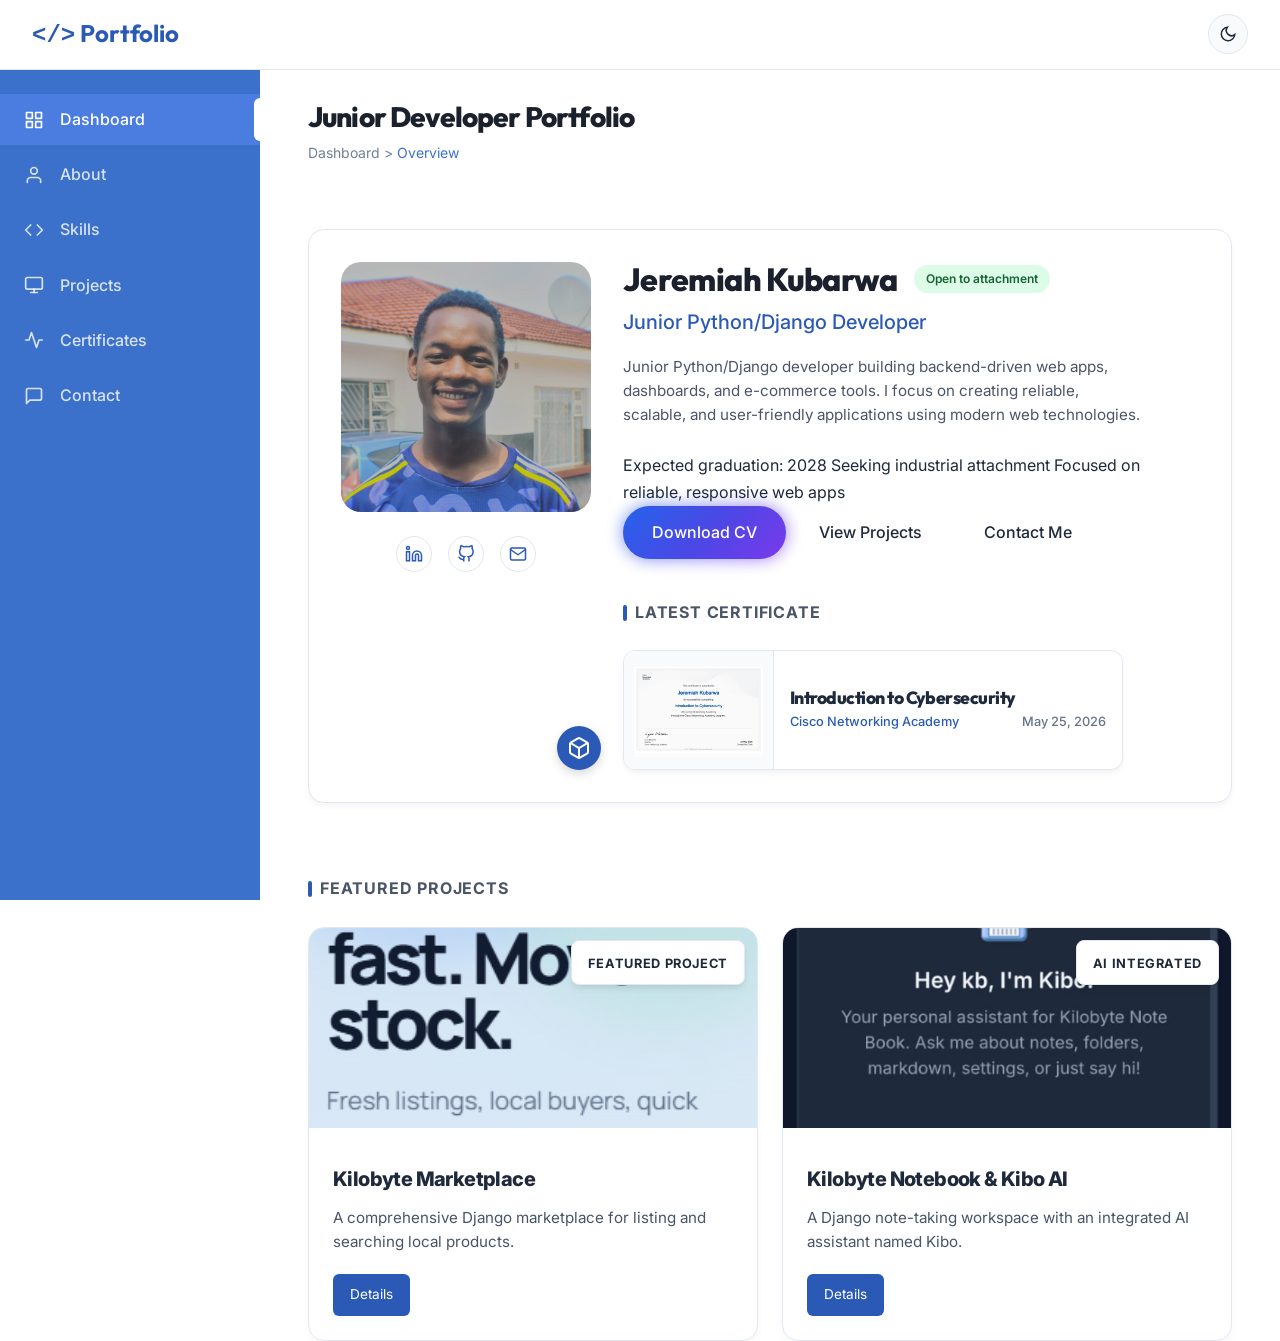
<file: index.html>
<!DOCTYPE html>
<html lang="en">

<head>
  <meta charset="UTF-8" />
  <meta name="viewport" content="width=device-width, initial-scale=1.0" />
  <meta name="description" content="Portfolio of a Computer Science student: projects, skills, and contact." />
  <title>Jeremiah's Portfolio</title>
  <link rel="preconnect" href="https://fonts.googleapis.com">
  <link rel="preconnect" href="https://fonts.gstatic.com" crossorigin>
  <link href="https://fonts.googleapis.com/css2?family=Inter:wght@400;500;600&family=Outfit:wght@400;600;800&display=swap" rel="stylesheet">
  <link rel="stylesheet" href="styles.css" />
  <link rel="icon" href="assets/favicon.png" />
</head>

<body class="dashboard-layout">
  <a class="skip-link" href="#main-content">Skip to content</a>

  <header class="top-nav">
    <div class="top-nav-inner">
      <a class="logo" href="index.html">
        <span class="logo-icon">&lt;/&gt;</span>
        Portfolio
      </a>
      <div class="top-nav-actions">
        <button class="icon-btn theme-toggle" type="button" aria-label="Switch to dark theme"></button>
      </div>
    </div>
  </header>

  <aside class="sidebar">

    <ul class="sidebar-nav">
      <li>
        <a href="index.html" class="active" aria-current="page">
          <svg viewBox="0 0 24 24" fill="none" stroke="currentColor" stroke-width="2" stroke-linecap="round" stroke-linejoin="round"><rect x="3" y="3" width="7" height="7"></rect><rect x="14" y="3" width="7" height="7"></rect><rect x="14" y="14" width="7" height="7"></rect><rect x="3" y="14" width="7" height="7"></rect></svg>
          Dashboard
        </a>
      </li>
      <li>
        <a href="about.html">
          <svg viewBox="0 0 24 24" fill="none" stroke="currentColor" stroke-width="2" stroke-linecap="round" stroke-linejoin="round"><path d="M20 21v-2a4 4 0 0 0-4-4H8a4 4 0 0 0-4 4v2"></path><circle cx="12" cy="7" r="4"></circle></svg>
          About
        </a>
      </li>
      <li>
        <a href="skills.html">
          <svg viewBox="0 0 24 24"><polyline points="16 18 22 12 16 6"></polyline><polyline points="8 6 2 12 8 18"></polyline></svg>
          Skills
        </a>
      </li>

      <li>
        <a href="projects.html">
          <svg viewBox="0 0 24 24"><rect x="2" y="3" width="20" height="14" rx="2" ry="2"></rect><line x1="8" y1="21" x2="16" y2="21"></line><line x1="12" y1="17" x2="12" y2="21"></line></svg>
          Projects
        </a>
      </li>
      <li>
        <a href="certificates.html">
          <svg viewBox="0 0 24 24" fill="none" stroke="currentColor" stroke-width="2" stroke-linecap="round" stroke-linejoin="round"><path d="M22 12h-4l-3 9L9 3l-3 9H2"></path></svg>
          Certificates
        </a>
      </li>
      <li>
        <a href="contact.html">
          <svg viewBox="0 0 24 24"><path d="M21 15a2 2 0 0 1-2 2H7l-4 4V5a2 2 0 0 1 2-2h14a2 2 0 0 1 2 2z"></path></svg>
          Contact
        </a>
      </li>
    </ul>


  </aside>

  <main id="main-content" class="main-content">
    <div class="top-header">
      <h1>Junior Developer Portfolio</h1>
      <div class="breadcrumbs">
        Dashboard &gt; <a href="index.html">Overview</a>
      </div>
    </div>



    <div class="profile-card fade-in" style="margin-top: 24px;">
      <div class="profile-image-container">
        <img src="assets/profile-dashboard.png" alt="Jeremiah Kubarwa" class="profile-image" />
        <div class="profile-badge">
          <svg width="24" height="24" viewBox="0 0 24 24" fill="none" stroke="currentColor" stroke-width="2"><path d="M21 16V8a2 2 0 0 0-1-1.73l-7-4a2 2 0 0 0-2 0l-7 4A2 2 0 0 0 3 8v8a2 2 0 0 0 1 1.73l7 4a2 2 0 0 0 2 0l7-4A2 2 0 0 0 21 16z"></path><polyline points="3.27 6.96 12 12.01 20.73 6.96"></polyline><line x1="12" y1="22.08" x2="12" y2="12"></line></svg>
        </div>
        
        <div class="profile-socials">
          <a href="https://www.linkedin.com/in/jeremiah-kubarwa-169940361/" target="_blank" rel="noopener" aria-label="LinkedIn">
            <svg width="18" height="18" viewBox="0 0 24 24" fill="none" stroke="currentColor" stroke-width="2"><path d="M16 8a6 6 0 0 1 6 6v7h-4v-7a2 2 0 0 0-2-2 2 2 0 0 0-2 2v7h-4v-7a6 6 0 0 1 6-6z"></path><rect x="2" y="9" width="4" height="12"></rect><circle cx="4" cy="4" r="2"></circle></svg>
          </a>
          <a href="https://github.com/Kilobyte33" target="_blank" rel="noopener" aria-label="GitHub">
            <svg width="18" height="18" viewBox="0 0 24 24" fill="none" stroke="currentColor" stroke-width="2"><path d="M9 19c-5 1.5-5-2.5-7-3m14 6v-3.87a3.37 3.37 0 0 0-.94-2.61c3.14-.35 6.44-1.54 6.44-7A5.44 5.44 0 0 0 20 4.77 5.07 5.07 0 0 0 19.91 1S18.73.65 16 2.48a13.38 13.38 0 0 0-7 0C6.27.65 5.09 1 5.09 1A5.07 5.07 0 0 0 5 4.77a5.44 5.44 0 0 0-1.5 3.78c0 5.42 3.3 6.61 6.44 7A3.37 3.37 0 0 0 9 18.13V22"></path></svg>
          </a>
          <a href="mailto:kbkubarwa@gmail.com" aria-label="Email">
            <svg width="18" height="18" viewBox="0 0 24 24" fill="none" stroke="currentColor" stroke-width="2" stroke-linecap="round" stroke-linejoin="round">
              <path d="M4 4h16c1.1 0 2 .9 2 2v12c0 1.1-.9 2-2 2H4c-1.1 0-2-.9-2-2V6c0-1.1.9-2 2-2z"></path>
              <polyline points="22,6 12,13 2,6"></polyline>
            </svg>
          </a>
        </div>
      </div>
      
      <div class="profile-info">
        <div class="name-row">
          <h2>Jeremiah Kubarwa</h2>
          <span class="hire-badge">Open to attachment</span>
        </div>

        <p class="role-title">Junior Python/Django Developer</p>
        <p class="bio">Junior Python/Django developer building backend-driven web apps, dashboards, and e-commerce tools. I focus on creating reliable, scalable, and user-friendly applications using modern web technologies.</p>

        <div class="profile-highlights">
          <span>Expected graduation: 2028</span>
          <span>Seeking industrial attachment</span>
          <span>Focused on reliable, responsive web apps</span>
        </div>

        <div class="profile-ctas">
          <a class="btn primary" href="assets/resume.pdf" download>Download CV</a>
          <a class="btn secondary" href="projects.html">View Projects</a>
          <a class="btn secondary" href="contact.html">Contact Me</a>
        </div>

        <div class="section-title">Latest Certificate</div>
        <div id="certificates-grid" class="certificates-grid mini">
          <!-- Latest certificate will be injected here -->
        </div>
      </div>
    </div>

    <!-- Featured Content Section -->
    <div class="section-title">Featured Projects</div>
    <div class="overview-grid">
      <div class="overview-card">
        <img src="assets/projects/kilobyte-marketplace.png" alt="Kilobyte Marketplace" />
        <div class="overview-card-content">
          <span>Featured Project</span>
        </div>
        <div style="padding: 24px;">
          <h3 style="margin-top: 8px; font-size: 1.25rem; font-family: var(--font-sans);">Kilobyte Marketplace</h3>
          <p class="muted" style="font-size: 0.95rem; margin-bottom: 20px; line-height: 1.6;">A comprehensive Django marketplace for listing and searching local products.</p>
          <a class="btn-view secondary" href="projects.html#kilobyte-marketplace" style="font-size: 0.85rem; padding: 8px 16px; border-radius: 6px; text-decoration: none; display: inline-block; background: #2a5ab5; color: white;">Details</a>
        </div>
      </div>
      <div class="overview-card">
        <img src="assets/projects/kilobyte-notebook.png" alt="Kilobyte Notebook" />
        <div class="overview-card-content">
          <span>AI Integrated</span>
        </div>
        <div style="padding: 24px;">
          <h3 style="margin-top: 8px; font-size: 1.25rem; font-family: var(--font-sans);">Kilobyte Notebook & Kibo AI</h3>
          <p class="muted" style="font-size: 0.95rem; margin-bottom: 20px; line-height: 1.6;">A Django note-taking workspace with an integrated AI assistant named Kibo.</p>
          <a class="btn-view secondary" href="projects.html#kilobyte-notebook" style="font-size: 0.85rem; padding: 8px 16px; border-radius: 6px; text-decoration: none; display: inline-block; background: #2a5ab5; color: white;">Details</a>
        </div>
      </div>
    </div>

  </main>

  <script src="script.js"></script>
</body>

</html>
</file>
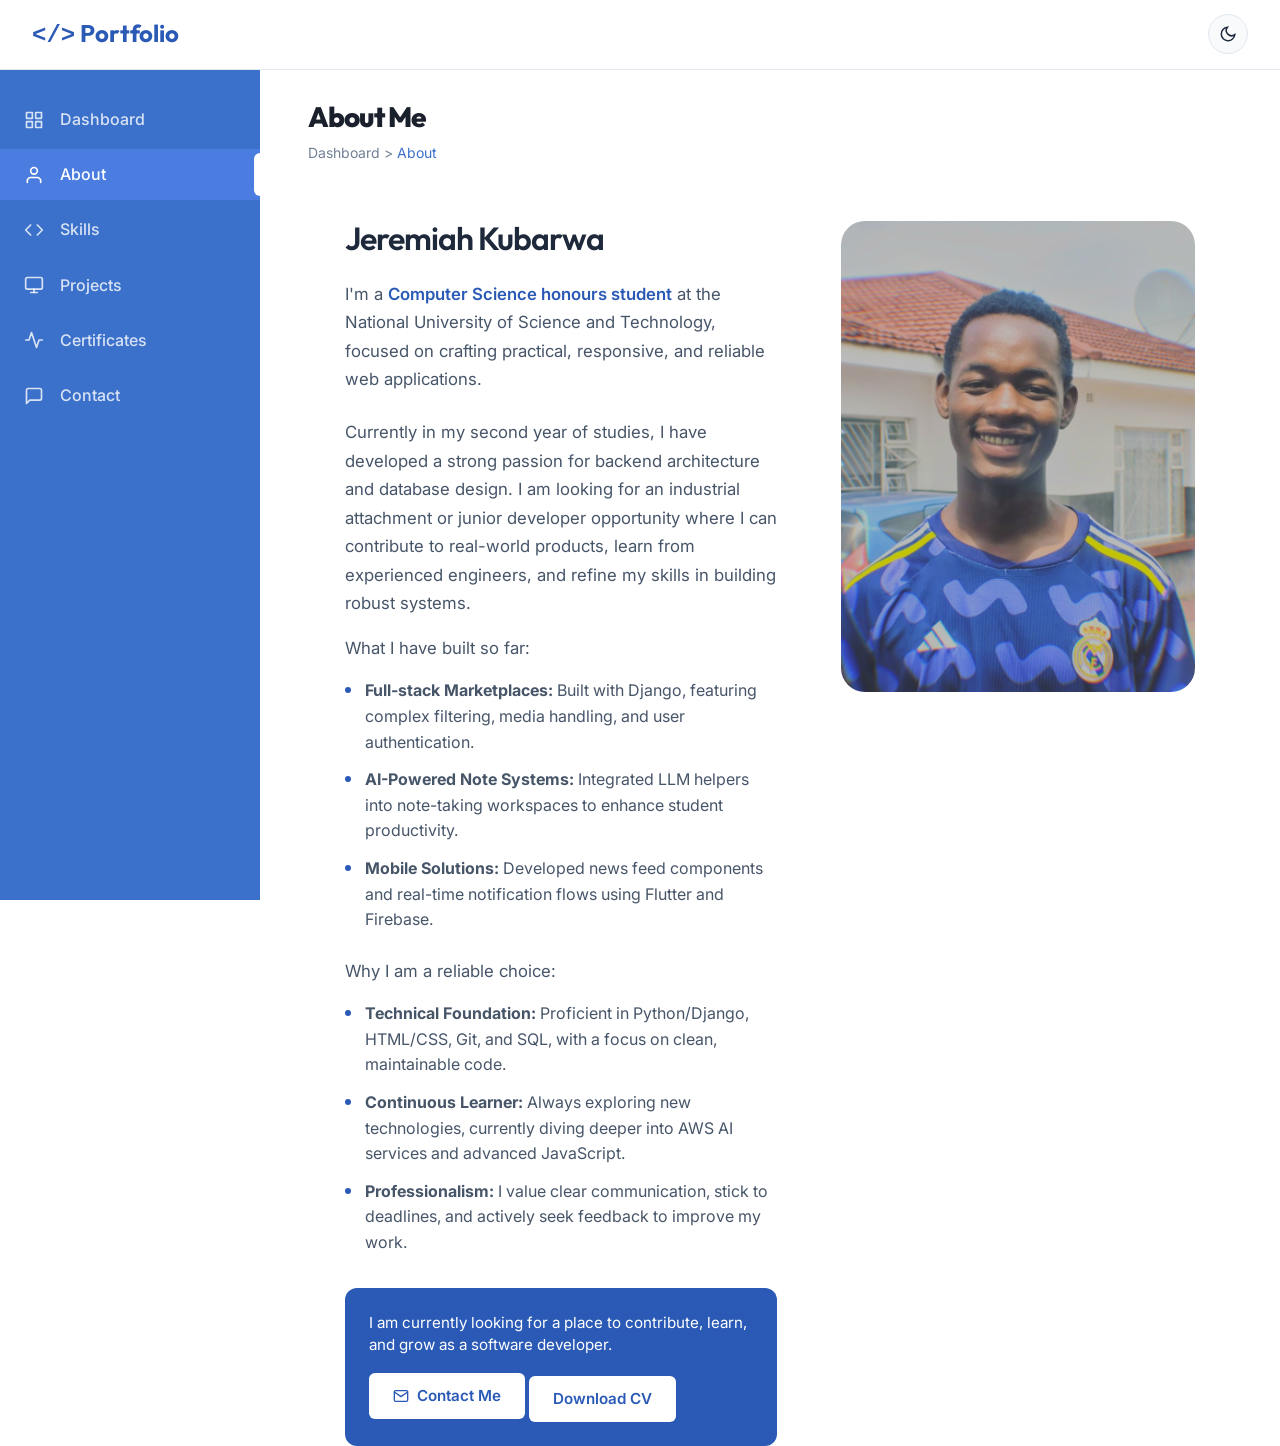
<file: about.html>
<!DOCTYPE html>
<html lang="en">

<head>
  <meta charset="UTF-8" />
  <meta name="viewport" content="width=device-width, initial-scale=1.0" />
  <meta name="description" content="About Jeremiah Kubarwa - Computer Science student portfolio." />
  <title>About - Jeremiah's Portfolio</title>
  <link rel="preconnect" href="https://fonts.googleapis.com">
  <link rel="preconnect" href="https://fonts.gstatic.com" crossorigin>
  <link
    href="https://fonts.googleapis.com/css2?family=Inter:wght@400;500;600&family=Outfit:wght@400;600;800&display=swap"
    rel="stylesheet">
  <link rel="stylesheet" href="styles.css" />
  <link rel="icon" href="assets/favicon.png" />
</head>

<body class="dashboard-layout">
  <a class="skip-link" href="#main-content">Skip to content</a>

  <header class="top-nav">
    <div class="top-nav-inner">
      <a class="logo" href="index.html">
        <span class="logo-icon">&lt;/&gt;</span>
        Portfolio
      </a>
      <div class="top-nav-actions">
        <button class="icon-btn theme-toggle" type="button" aria-label="Switch to dark theme"></button>
      </div>
    </div>
  </header>

  <aside class="sidebar">

    <ul class="sidebar-nav">
      <li>
        <a href="index.html">
          <svg viewBox="0 0 24 24">
            <rect x="3" y="3" width="7" height="7"></rect>
            <rect x="14" y="3" width="7" height="7"></rect>
            <rect x="14" y="14" width="7" height="7"></rect>
            <rect x="3" y="14" width="7" height="7"></rect>
          </svg>
          Dashboard
        </a>
      </li>
      <li>
        <a href="about.html" class="active" aria-current="page">
          <svg viewBox="0 0 24 24">
            <path d="M20 21v-2a4 4 0 0 0-4-4H8a4 4 0 0 0-4 4v2"></path>
            <circle cx="12" cy="7" r="4"></circle>
          </svg>
          About
        </a>
      </li>
      <li>
        <a href="skills.html">
          <svg viewBox="0 0 24 24">
            <polyline points="16 18 22 12 16 6"></polyline>
            <polyline points="8 6 2 12 8 18"></polyline>
          </svg>
          Skills
        </a>
      </li>
      <li>
        <a href="projects.html">
          <svg viewBox="0 0 24 24">
            <rect x="2" y="3" width="20" height="14" rx="2" ry="2"></rect>
            <line x1="8" y1="21" x2="16" y2="21"></line>
            <line x1="12" y1="17" x2="12" y2="21"></line>
          </svg>
          Projects
        </a>
      </li>
      <li>
        <a href="certificates.html">
          <svg viewBox="0 0 24 24" fill="none" stroke="currentColor" stroke-width="2" stroke-linecap="round" stroke-linejoin="round"><path d="M22 12h-4l-3 9L9 3l-3 9H2"></path></svg>
          Certificates
        </a>
      </li>
      <li>
        <a href="contact.html">
          <svg viewBox="0 0 24 24">
            <path d="M21 15a2 2 0 0 1-2 2H7l-4 4V5a2 2 0 0 1 2-2h14a2 2 0 0 1 2 2z"></path>
          </svg>
          Contact
        </a>
      </li>
    </ul>


  </aside>

  <main id="main-content" class="main-content">
    <div class="top-header">
      <h1>About Me</h1>
      <div class="breadcrumbs">
        Dashboard &gt; <a href="about.html">About</a>
      </div>
    </div>

    <div class="container fade-in">
      <div class="about-container">
        <div class="about-content">
          <h2>Jeremiah Kubarwa</h2>

          <p class="about-lead">I'm a <strong>Computer Science honours student</strong> at the National University of
            Science and Technology, focused on crafting practical, responsive, and reliable web applications.</p>

          <p class="about-sub">Currently in my second year of studies, I have developed a strong passion for backend architecture and database design. I am looking for an industrial attachment or junior developer opportunity where I can
            contribute to real-world products, learn from experienced engineers, and refine my skills in building robust systems.</p>

          <p class="about-sub">What I have built so far:</p>

          <ul class="about-list">
            <li><strong>Full-stack Marketplaces:</strong> Built with Django, featuring complex filtering, media handling, and user authentication.</li>
            <li><strong>AI-Powered Note Systems:</strong> Integrated LLM helpers into note-taking workspaces to enhance student productivity.</li>
            <li><strong>Mobile Solutions:</strong> Developed news feed components and real-time notification flows using Flutter and Firebase.</li>
          
          </ul>

          <p class="about-sub">Why I am a reliable choice:</p>

          <ul class="about-list">
            <li><strong>Technical Foundation:</strong> Proficient in Python/Django, HTML/CSS, Git, and SQL, with a focus on clean, maintainable code.</li>
            <li><strong>Continuous Learner:</strong> Always exploring new technologies, currently diving deeper into AWS AI services and advanced JavaScript.</li>
            <li><strong>Professionalism:</strong> I value clear communication, stick to deadlines, and actively seek feedback to improve my work.</li>
          </ul>


          <div class="about-cta-box">
            <p>I am currently looking for a place to contribute, learn, and grow as a software developer.</p>
            <a href="contact.html" class="btn-contact-me">
              <svg width="16" height="16" viewBox="0 0 24 24" fill="none" stroke="currentColor" stroke-width="2"
                stroke-linecap="round" stroke-linejoin="round" style="margin-right: 8px;">
                <path d="M4 4h16c1.1 0 2 .9 2 2v12c0 1.1-.9 2-2 2H4c-1.1 0-2-.9-2-2V6c0-1.1.9-2 2-2z"></path>
                <polyline points="22,6 12,13 2,6"></polyline>
              </svg>
              Contact Me
            </a>
            <a href="assets/resume.pdf" class="btn-contact-me secondary" download>Download CV</a>
          </div>
        </div>

        <div class="about-image">
          <img src="assets/profile-dashboard.png" alt="Jeremiah Kubarwa">
        </div>
      </div>
    </div>

  </main>

  <script src="script.js"></script>
</body>

</html>
</file>
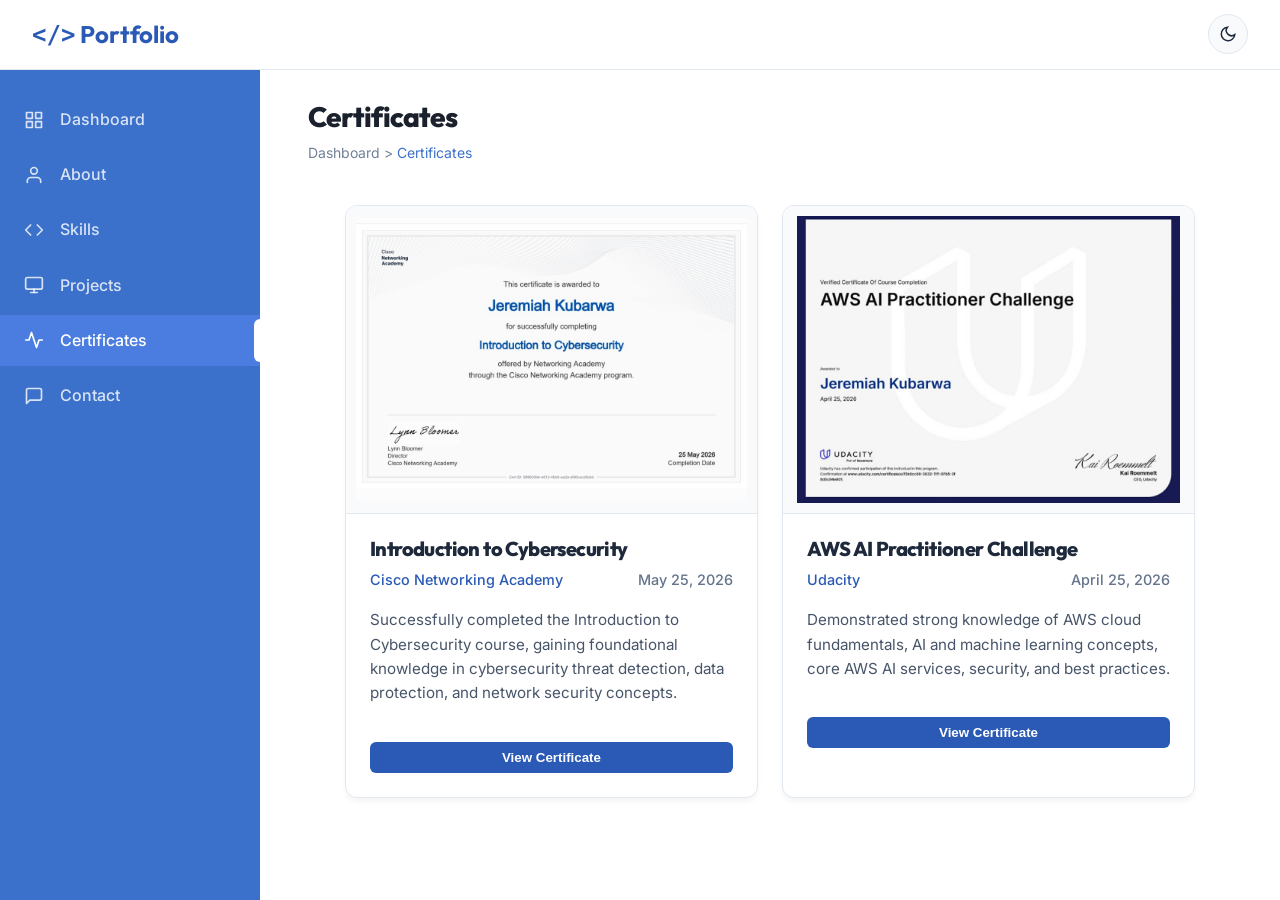
<file: certificates.html>
<!DOCTYPE html>
<html lang="en">

<head>
  <meta charset="UTF-8" />
  <meta name="viewport" content="width=device-width, initial-scale=1.0" />
  <meta name="description" content="Certificates and achievements of Jeremiah Kubarwa." />
  <title>Certificates - Jeremiah's Portfolio</title>
  <link rel="preconnect" href="https://fonts.googleapis.com">
  <link rel="preconnect" href="https://fonts.gstatic.com" crossorigin>
  <link href="https://fonts.googleapis.com/css2?family=Inter:wght@400;500;600&family=Outfit:wght@400;600;800&display=swap" rel="stylesheet">
  <link rel="stylesheet" href="styles.css" />
  <link rel="icon" href="assets/favicon.png" />
</head>

<body class="dashboard-layout">
  <a class="skip-link" href="#main-content">Skip to content</a>

  <header class="top-nav">
    <div class="top-nav-inner">
      <a class="logo" href="index.html">
        <span class="logo-icon">&lt;/&gt;</span>
        Portfolio
      </a>
      <div class="top-nav-actions">
        <button class="icon-btn theme-toggle" type="button" aria-label="Switch to dark theme"></button>
      </div>
    </div>
  </header>

  <aside class="sidebar">
    <ul class="sidebar-nav">
      <li>
        <a href="index.html">
          <svg viewBox="0 0 24 24"><rect x="3" y="3" width="7" height="7"></rect><rect x="14" y="3" width="7" height="7"></rect><rect x="14" y="14" width="7" height="7"></rect><rect x="3" y="14" width="7" height="7"></rect></svg>
          Dashboard
        </a>
      </li>
      <li>
        <a href="about.html">
          <svg viewBox="0 0 24 24"><path d="M20 21v-2a4 4 0 0 0-4-4H8a4 4 0 0 0-4 4v2"></path><circle cx="12" cy="7" r="4"></circle></svg>
          About
        </a>
      </li>
      <li>
        <a href="skills.html">
          <svg viewBox="0 0 24 24"><polyline points="16 18 22 12 16 6"></polyline><polyline points="8 6 2 12 8 18"></polyline></svg>
          Skills
        </a>
      </li>
      <li>
        <a href="projects.html">
          <svg viewBox="0 0 24 24"><rect x="2" y="3" width="20" height="14" rx="2" ry="2"></rect><line x1="8" y1="21" x2="16" y2="21"></line><line x1="12" y1="17" x2="12" y2="21"></line></svg>
          Projects
        </a>
      </li>
      <li>
        <a href="certificates.html" class="active" aria-current="page">
          <svg viewBox="0 0 24 24" fill="none" stroke="currentColor" stroke-width="2" stroke-linecap="round" stroke-linejoin="round"><path d="M22 12h-4l-3 9L9 3l-3 9H2"></path></svg>
          Certificates
        </a>
      </li>
      <li>
        <a href="contact.html">
          <svg viewBox="0 0 24 24"><path d="M21 15a2 2 0 0 1-2 2H7l-4 4V5a2 2 0 0 1 2-2h14a2 2 0 0 1 2 2z"></path></svg>
          Contact
        </a>
      </li>
    </ul>


  </aside>

  <main id="main-content" class="main-content">
    <div class="top-header">
      <h1>Certificates</h1>
      <div class="breadcrumbs">
        Dashboard &gt; <a href="certificates.html">Certificates</a>
      </div>
    </div>
    
    <div class="container fade-in">
      <div id="certificates-grid" class="certificates-grid" aria-live="polite">
        <!-- Cards injected by script.js -->
      </div>
    </div>

  </main>

  <script src="script.js"></script>
</body>

</html>
</file>
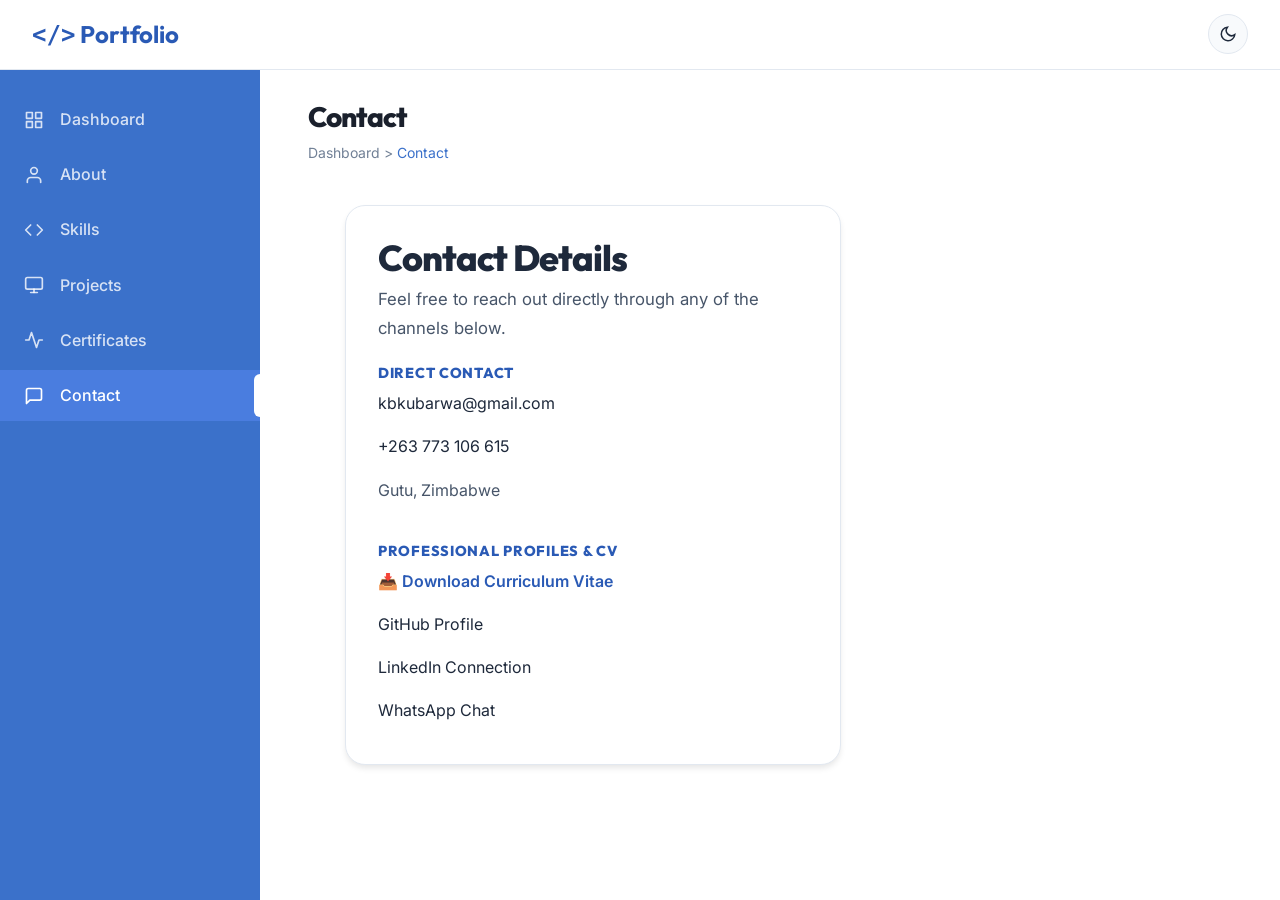
<file: contact.html>
<!DOCTYPE html>
<html lang="en">

<head>
  <meta charset="UTF-8" />
  <meta name="viewport" content="width=device-width, initial-scale=1.0" />
  <meta name="description" content="Contact Jeremiah Kubarwa." />
  <title>Contact - Jeremiah's Portfolio</title>
  <link rel="preconnect" href="https://fonts.googleapis.com">
  <link rel="preconnect" href="https://fonts.gstatic.com" crossorigin>
  <link href="https://fonts.googleapis.com/css2?family=Inter:wght@400;500;600&family=Outfit:wght@400;600;800&display=swap" rel="stylesheet">
  <link rel="stylesheet" href="styles.css" />
  <link rel="icon" href="assets/favicon.png" />
</head>

<body class="dashboard-layout">
  <a class="skip-link" href="#main-content">Skip to content</a>

  <header class="top-nav">
    <div class="top-nav-inner">
      <a class="logo" href="index.html">
        <span class="logo-icon">&lt;/&gt;</span>
        Portfolio
      </a>
      <div class="top-nav-actions">
        <button class="icon-btn theme-toggle" type="button" aria-label="Switch to dark theme"></button>
      </div>
    </div>
  </header>

  <aside class="sidebar">

    <ul class="sidebar-nav">
      <li>
        <a href="index.html">
          <svg viewBox="0 0 24 24"><rect x="3" y="3" width="7" height="7"></rect><rect x="14" y="3" width="7" height="7"></rect><rect x="14" y="14" width="7" height="7"></rect><rect x="3" y="14" width="7" height="7"></rect></svg>
          Dashboard
        </a>
      </li>
      <li>
        <a href="about.html">
          <svg viewBox="0 0 24 24"><path d="M20 21v-2a4 4 0 0 0-4-4H8a4 4 0 0 0-4 4v2"></path><circle cx="12" cy="7" r="4"></circle></svg>
          About
        </a>
      </li>
      <li>
        <a href="skills.html">
          <svg viewBox="0 0 24 24"><polyline points="16 18 22 12 16 6"></polyline><polyline points="8 6 2 12 8 18"></polyline></svg>
          Skills
        </a>
      </li>
      <li>
        <a href="projects.html">
          <svg viewBox="0 0 24 24"><rect x="2" y="3" width="20" height="14" rx="2" ry="2"></rect><line x1="8" y1="21" x2="16" y2="21"></line><line x1="12" y1="17" x2="12" y2="21"></line></svg>
          Projects
        </a>
      </li>
      <li>
        <a href="certificates.html">
          <svg viewBox="0 0 24 24" fill="none" stroke="currentColor" stroke-width="2" stroke-linecap="round" stroke-linejoin="round"><path d="M22 12h-4l-3 9L9 3l-3 9H2"></path></svg>
          Certificates
        </a>
      </li>
      <li>
        <a href="contact.html" class="active" aria-current="page">
          <svg viewBox="0 0 24 24"><path d="M21 15a2 2 0 0 1-2 2H7l-4 4V5a2 2 0 0 1 2-2h14a2 2 0 0 1 2 2z"></path></svg>
          Contact
        </a>
      </li>
    </ul>


  </aside>

  <main id="main-content" class="main-content">
    <div class="top-header">
      <h1>Contact</h1>
      <div class="breadcrumbs">
        Dashboard &gt; <a href="contact.html">Contact</a>
      </div>
    </div>
    
    <div class="container fade-in">
      <div class="contact-grid">


        <div class="card contact-card">
          <h3>Contact Details</h3>
          <p class="muted" style="margin-bottom: 24px;">Feel free to reach out directly through any of the channels below.</p>
          
          <h4 style="font-size: 0.9rem; text-transform: uppercase; letter-spacing: 0.05em; color: var(--primary); margin-bottom: 8px;">Direct Contact</h4>
          <ul class="links" style="margin-bottom: 32px;">
            <li style="margin-bottom: 8px;"><a href="mailto:kbkubarwa@gmail.com">kbkubarwa@gmail.com</a></li>
            <li style="margin-bottom: 8px;"><a href="tel:+263773106615">+263 773 106 615</a></li>
            <li style="margin-bottom: 8px;"><span class="muted">Gutu, Zimbabwe</span></li>
          </ul>

          <h4 style="font-size: 0.9rem; text-transform: uppercase; letter-spacing: 0.05em; color: var(--primary); margin-bottom: 8px;">Professional Profiles & CV</h4>
          <ul class="links">
            <li style="margin-bottom: 8px;"><a href="assets/resume.pdf" download style="font-weight: 600; color: var(--primary);">📥 Download Curriculum Vitae</a></li>
            <li style="margin-bottom: 8px;"><a href="https://github.com/Kilobyte33" target="_blank" rel="noopener">GitHub Profile</a></li>
            <li style="margin-bottom: 8px;"><a href="https://www.linkedin.com/in/jeremiah-kubarwa-169940361/" target="_blank" rel="noopener">LinkedIn Connection</a></li>
            <li style="margin-bottom: 8px;"><a href="https://wa.me/263773106615" target="_blank" rel="noopener">WhatsApp Chat</a></li>
          </ul>
        </div>
      </div>
    </div>

  </main>

  <script src="script.js"></script>
</body>

</html>
</file>
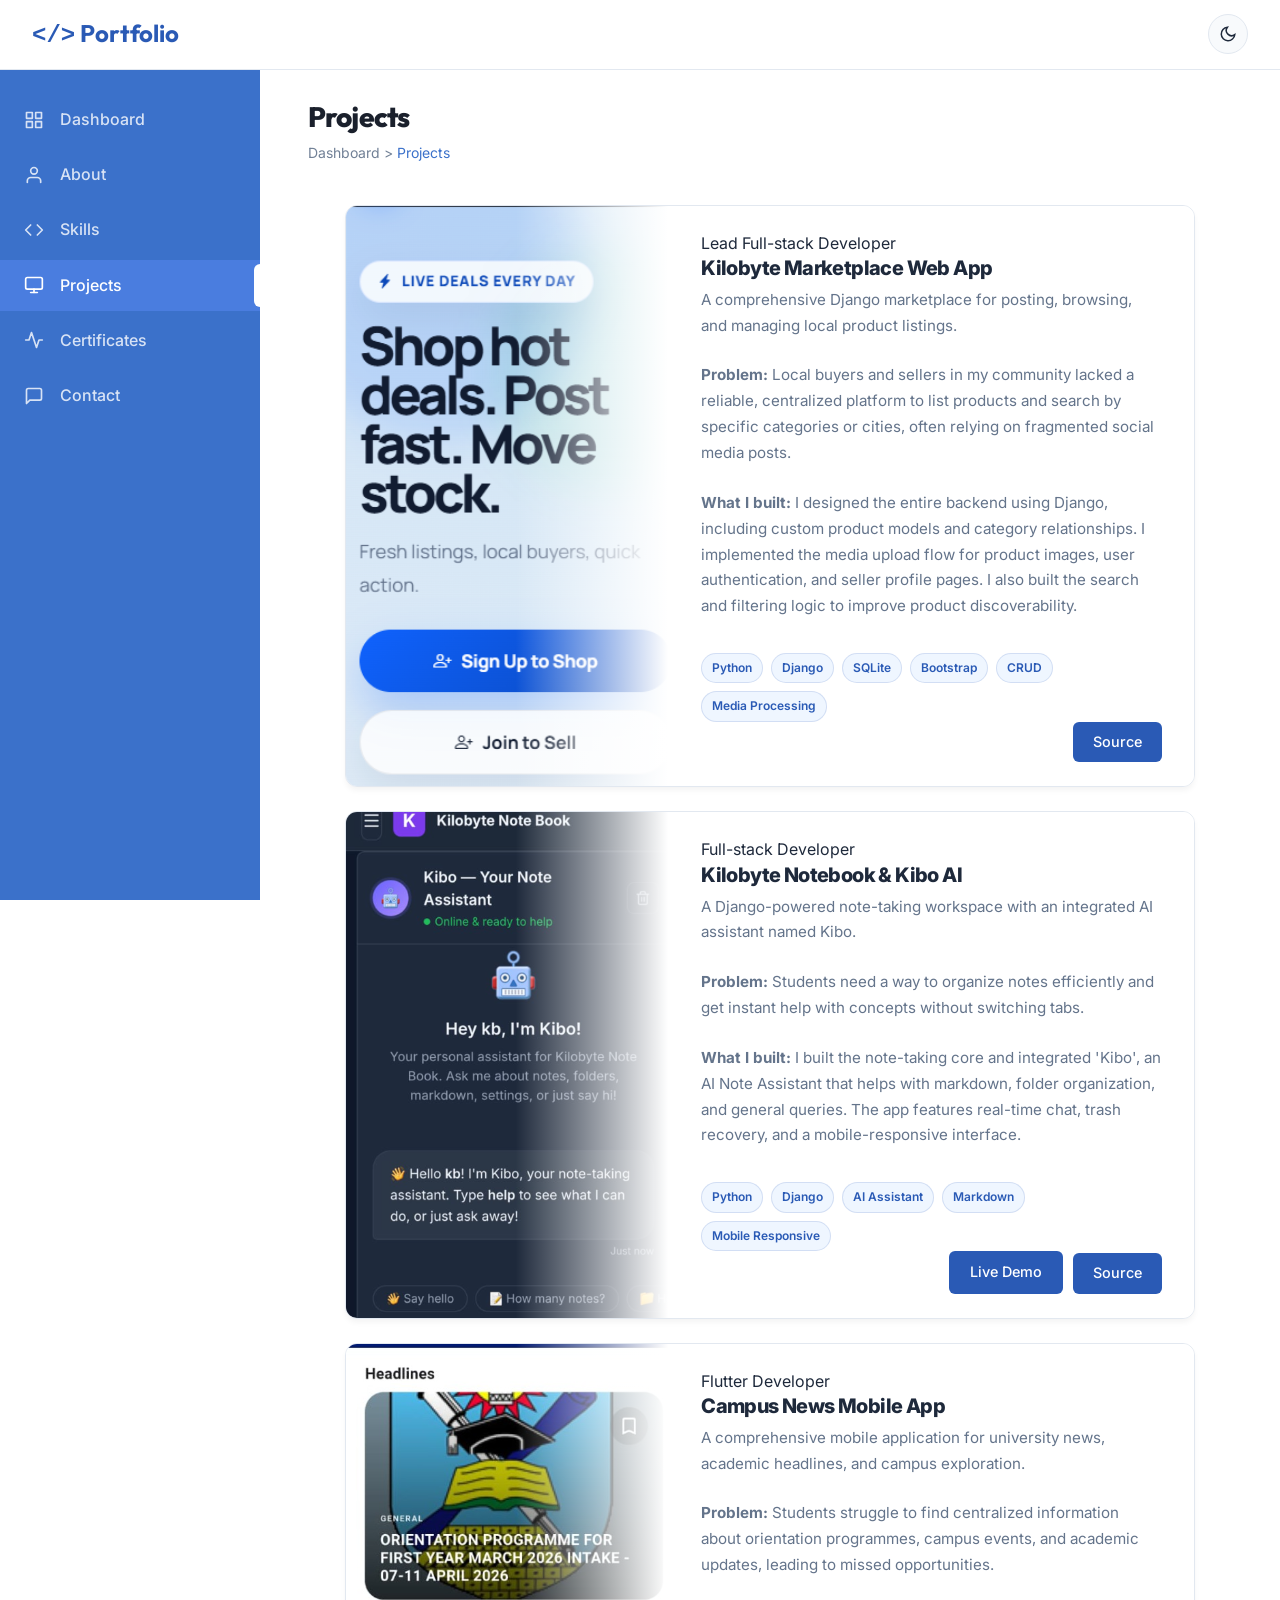
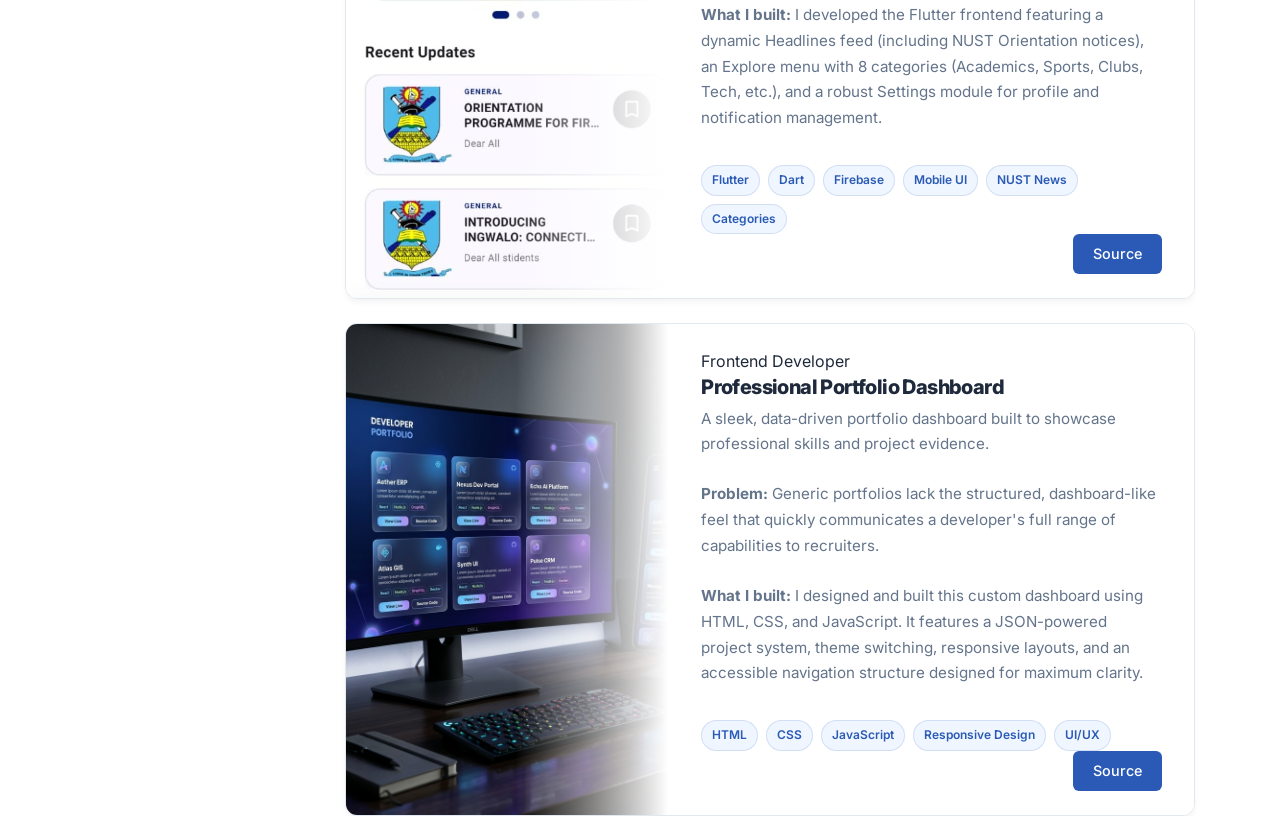
<file: projects.html>
<!DOCTYPE html>
<html lang="en">

<head>
  <meta charset="UTF-8" />
  <meta name="viewport" content="width=device-width, initial-scale=1.0" />
  <meta name="description" content="Projects by Jeremiah Kubarwa." />
  <title>Projects - Jeremiah's Portfolio</title>
  <link rel="preconnect" href="https://fonts.googleapis.com">
  <link rel="preconnect" href="https://fonts.gstatic.com" crossorigin>
  <link href="https://fonts.googleapis.com/css2?family=Inter:wght@400;500;600&family=Outfit:wght@400;600;800&display=swap" rel="stylesheet">
  <link rel="stylesheet" href="styles.css" />
  <link rel="icon" href="assets/favicon.png" />
</head>

<body class="dashboard-layout">
  <a class="skip-link" href="#main-content">Skip to content</a>

  <header class="top-nav">
    <div class="top-nav-inner">
      <a class="logo" href="index.html">
        <span class="logo-icon">&lt;/&gt;</span>
        Portfolio
      </a>
      <div class="top-nav-actions">
        <button class="icon-btn theme-toggle" type="button" aria-label="Switch to dark theme"></button>
      </div>
    </div>
  </header>

  <aside class="sidebar">

    <ul class="sidebar-nav">
      <li>
        <a href="index.html">
          <svg viewBox="0 0 24 24"><rect x="3" y="3" width="7" height="7"></rect><rect x="14" y="3" width="7" height="7"></rect><rect x="14" y="14" width="7" height="7"></rect><rect x="3" y="14" width="7" height="7"></rect></svg>
          Dashboard
        </a>
      </li>
      <li>
        <a href="about.html">
          <svg viewBox="0 0 24 24"><path d="M20 21v-2a4 4 0 0 0-4-4H8a4 4 0 0 0-4 4v2"></path><circle cx="12" cy="7" r="4"></circle></svg>
          About
        </a>
      </li>
      <li>
        <a href="skills.html">
          <svg viewBox="0 0 24 24"><polyline points="16 18 22 12 16 6"></polyline><polyline points="8 6 2 12 8 18"></polyline></svg>
          Skills
        </a>
      </li>
      <li>
        <a href="projects.html" class="active" aria-current="page">
          <svg viewBox="0 0 24 24"><rect x="2" y="3" width="20" height="14" rx="2" ry="2"></rect><line x1="8" y1="21" x2="16" y2="21"></line><line x1="12" y1="17" x2="12" y2="21"></line></svg>
          Projects
        </a>
      </li>
      <li>
        <a href="certificates.html">
          <svg viewBox="0 0 24 24" fill="none" stroke="currentColor" stroke-width="2" stroke-linecap="round" stroke-linejoin="round"><path d="M22 12h-4l-3 9L9 3l-3 9H2"></path></svg>
          Certificates
        </a>
      </li>
      <li>
        <a href="contact.html">
          <svg viewBox="0 0 24 24"><path d="M21 15a2 2 0 0 1-2 2H7l-4 4V5a2 2 0 0 1 2-2h14a2 2 0 0 1 2 2z"></path></svg>
          Contact
        </a>
      </li>
    </ul>


  </aside>

  <main id="main-content" class="main-content">
    <div class="top-header">
      <h1>Projects</h1>
      <div class="breadcrumbs">
        Dashboard &gt; <a href="projects.html">Projects</a>
      </div>
    </div>
    
    <div class="container fade-in">
      <div id="projects-grid" class="projects-grid" aria-live="polite">
        <!-- Cards injected by script.js from projects.json -->
      </div>
    </div>

  </main>

  <script src="script.js"></script>
</body>

</html>
</file>
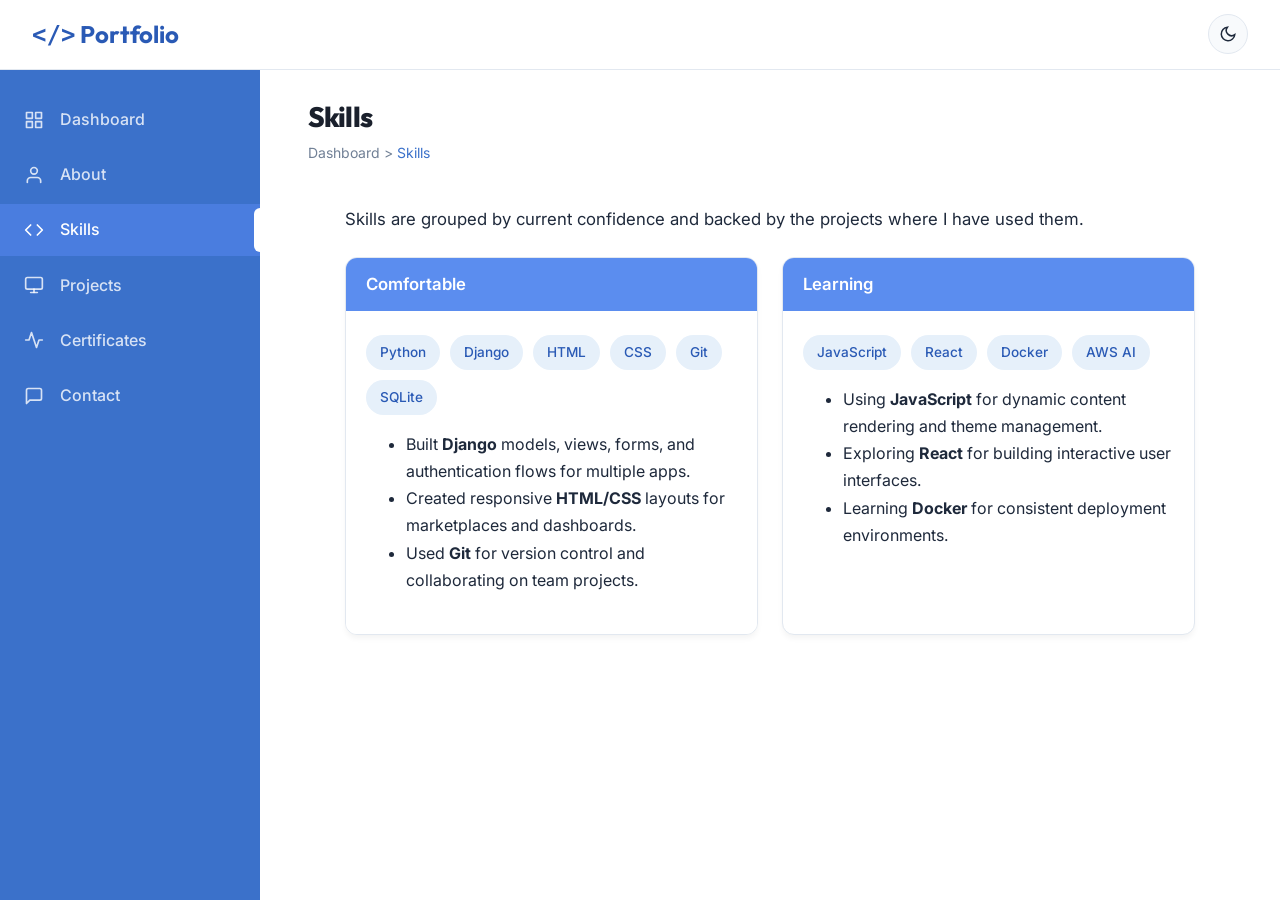
<file: skills.html>
<!DOCTYPE html>
<html lang="en">

<head>
  <meta charset="UTF-8" />
  <meta name="viewport" content="width=device-width, initial-scale=1.0" />
  <meta name="description" content="Skills and project evidence for Jeremiah Kubarwa." />
  <title>Skills - Jeremiah's Portfolio</title>
  <link rel="preconnect" href="https://fonts.googleapis.com">
  <link rel="preconnect" href="https://fonts.gstatic.com" crossorigin>
  <link href="https://fonts.googleapis.com/css2?family=Inter:wght@400;500;600&family=Outfit:wght@400;600;800&display=swap" rel="stylesheet">
  <link rel="stylesheet" href="styles.css" />
  <link rel="icon" href="assets/favicon.png" />
</head>

<body class="dashboard-layout">
  <a class="skip-link" href="#main-content">Skip to content</a>

  <header class="top-nav">
    <div class="top-nav-inner">
      <a class="logo" href="index.html">
        <span class="logo-icon">&lt;/&gt;</span>
        Portfolio
      </a>
      <div class="top-nav-actions">
        <button class="icon-btn theme-toggle" type="button" aria-label="Switch to dark theme"></button>
      </div>
    </div>
  </header>

  <aside class="sidebar">
    <ul class="sidebar-nav">
      <li>
        <a href="index.html">
          <svg viewBox="0 0 24 24"><rect x="3" y="3" width="7" height="7"></rect><rect x="14" y="3" width="7" height="7"></rect><rect x="14" y="14" width="7" height="7"></rect><rect x="3" y="14" width="7" height="7"></rect></svg>
          Dashboard
        </a>
      </li>
      <li>
        <a href="about.html">
          <svg viewBox="0 0 24 24"><path d="M20 21v-2a4 4 0 0 0-4-4H8a4 4 0 0 0-4 4v2"></path><circle cx="12" cy="7" r="4"></circle></svg>
          About
        </a>
      </li>
      <li>
        <a href="skills.html" class="active" aria-current="page">
          <svg viewBox="0 0 24 24"><polyline points="16 18 22 12 16 6"></polyline><polyline points="8 6 2 12 8 18"></polyline></svg>
          Skills
        </a>
      </li>
      <li>
        <a href="projects.html">
          <svg viewBox="0 0 24 24"><rect x="2" y="3" width="20" height="14" rx="2" ry="2"></rect><line x1="8" y1="21" x2="16" y2="21"></line><line x1="12" y1="17" x2="12" y2="21"></line></svg>
          Projects
        </a>
      </li>
      <li>
        <a href="certificates.html">
          <svg viewBox="0 0 24 24"><path d="M22 12h-4l-3 9L9 3l-3 9H2"></path></svg>
          Certificates
        </a>
      </li>
      <li>
        <a href="contact.html">
          <svg viewBox="0 0 24 24"><path d="M21 15a2 2 0 0 1-2 2H7l-4 4V5a2 2 0 0 1 2-2h14a2 2 0 0 1 2 2z"></path></svg>
          Contact
        </a>
      </li>
    </ul>


  </aside>

  <main id="main-content" class="main-content">
    <div class="top-header">
      <h1>Skills</h1>
      <div class="breadcrumbs">
        Dashboard &gt; <a href="skills.html">Skills</a>
      </div>
    </div>

    <div class="container fade-in">
      <p class="skills-intro">Skills are grouped by current confidence and backed by the projects where I have used them.</p>

      <div class="skills-grid-modern">
        <div class="skill-card-modern skill-level-card">
          <div class="skill-card-header">Comfortable</div>
          <div class="skill-card-body">
            <div class="skill-pills-row">
              <span class="skill-pill-sm">Python</span>
              <span class="skill-pill-sm">Django</span>
              <span class="skill-pill-sm">HTML</span>
              <span class="skill-pill-sm">CSS</span>
              <span class="skill-pill-sm">Git</span>
              <span class="skill-pill-sm">SQLite</span>
            </div>
            <ul class="skill-proof-list">
              <li>Built <strong>Django</strong> models, views, forms, and authentication flows for multiple apps.</li>
              <li>Created responsive <strong>HTML/CSS</strong> layouts for marketplaces and dashboards.</li>
              <li>Used <strong>Git</strong> for version control and collaborating on team projects.</li>
            </ul>
          </div>
        </div>

        <div class="skill-card-modern skill-level-card">
          <div class="skill-card-header">Learning</div>
          <div class="skill-card-body">
            <div class="skill-pills-row">
              <span class="skill-pill-sm">JavaScript</span>
              <span class="skill-pill-sm">React</span>
              <span class="skill-pill-sm">Docker</span>
              <span class="skill-pill-sm">AWS AI</span>
            </div>
            <ul class="skill-proof-list">
              <li>Using <strong>JavaScript</strong> for dynamic content rendering and theme management.</li>
              <li>Exploring <strong>React</strong> for building interactive user interfaces.</li>
              <li>Learning <strong>Docker</strong> for consistent deployment environments.</li>
            </ul>
          </div>
        </div>


      </div>

    </div>

  </main>

  <script src="script.js"></script>
</body>

</html>
</file>
<file: styles.css>
:root {
  --bg: #ffffff;
  --bg-alt: #f8fafc;
  --text: #1e293b;
  --text-muted: #475569;
  --primary: #2a5ab5;
  --primary-hover: #1d4ed8;
  --card: #ffffff;
  --card-hover: #f8fafc;
  --border: #e2e8f0;
  --font-sans: "Inter", system-ui, -apple-system, sans-serif;
  --font-display: "Outfit", system-ui, -apple-system, sans-serif;
  --gradient: linear-gradient(135deg, #2563eb 0%, #4f46e5 55%, #7c3aed 100%);
}


:root.dark {
  --bg: #0b1220;
  --bg-alt: #0f1a2e;
  --text: #e5e7eb;
  --text-muted: #a3b0c2;
  --card: #0f1a2e;
  --card-hover: #12203a;
  --border: rgba(148, 163, 184, 0.18);
  --primary: #7aa2ff;
  --primary-hover: #9bb8ff;
}

* {
  box-sizing: border-box;
}

html,
body {
  height: 100%;
}

body {
  margin: 0;
  font-family: var(--font-sans);
  background: var(--bg);
  color: var(--text);
  line-height: 1.7;
  -webkit-font-smoothing: antialiased;
  -moz-osx-font-smoothing: grayscale;
  transition: background-color 0.4s ease, color 0.4s ease;
  overflow-x: hidden;
}

.container {
  width: min(1100px, 92%);
  margin: 0 auto;
}



h1,
h2,
h3,
h4 {
  font-family: var(--font-display);
  font-weight: 800;
  line-height: 1.1;
  margin: 0 0 1rem;
  letter-spacing: -0.03em;
}

h1 {
  font-size: clamp(2.5rem, 5vw + 1rem, 4.5rem);
}

h2 {
  font-size: clamp(2rem, 4vw, 3.5rem);
}

h3 {
  font-size: clamp(1.5rem, 3vw, 2.25rem);
}

p {
  margin: 0 0 1.5rem;
  font-size: 1.05rem;
}



.muted {
  color: var(--text-muted);
}

.btn {
  display: inline-flex;
  align-items: center;
  justify-content: center;
  gap: 8px;
  padding: 12px 28px;
  border-radius: 9999px;
  border: 1px solid rgba(255, 255, 255, 0.1);
  background: rgba(255, 255, 255, 0.03);
  color: var(--text);
  font-family: var(--font-sans);
  font-weight: 500;
  font-size: 1rem;
  text-decoration: none;
  cursor: pointer;
  transition: all 0.3s ease;
}

.btn:hover {
  background: rgba(255, 255, 255, 0.1);
}

.btn.primary {
  background: var(--gradient);
  border: 1px solid transparent;
  color: white;
  position: relative;
  z-index: 1;
}

.btn.primary::after {
  content: '';
  position: absolute;
  inset: -2px;
  border-radius: 9999px;
  background: var(--gradient);
  filter: blur(8px);
  z-index: -1;
  opacity: 0.6;
  transition: opacity 0.3s ease;
}

.btn.primary:hover::after {
  opacity: 0.9;
  filter: blur(12px);
}

.btn.primary:hover {
  transform: translateY(-1px);
}

.skip-link {
  position: absolute;
  left: -9999px;
  top: 8px;
  background: var(--primary);
  color: #fff;
  padding: 8px 12px;
  border-radius: 8px;
  z-index: 1000;
}

.skip-link:focus {
  left: 8px;
}

/* Sidebar */
.dashboard-layout {
  display: flex;
  min-height: 100vh;
}

/* Top Nav */
.top-nav {
  position: fixed;
  top: 0;
  left: 0;
  width: 100%;
  height: 70px;
  background: var(--bg);
  border-bottom: 1px solid #e2e8f0;
  display: flex;
  align-items: center;
  padding: 0 32px;
  z-index: 1000;
}

.top-nav-inner {
  width: 100%;
  display: flex;
  align-items: center;
  justify-content: space-between;
  gap: 16px;
}

.top-nav-actions {
  display: flex;
  align-items: center;
  gap: 12px;
}

.icon-btn {
  width: 40px;
  height: 40px;
  border-radius: 9999px;
  border: 1px solid var(--border);
  background: var(--bg-alt);
  color: var(--text);
  display: inline-flex;
  align-items: center;
  justify-content: center;
  cursor: pointer;
  transition: transform 0.15s ease, background 0.15s ease, border-color 0.15s ease;
}

.icon-btn:hover {
  transform: translateY(-1px);
  border-color: rgba(59, 130, 246, 0.4);
}

.icon-btn:focus-visible {
  outline: none;
  box-shadow: 0 0 0 3px rgba(59, 130, 246, 0.25);
}

.logo {
  font-size: 1.5rem;
  font-weight: 700;
  color: #2a5ab5;
  text-decoration: none;
  font-family: var(--font-display);
}

.logo-icon {
  font-family: monospace;
  font-weight: 800;
}

.sidebar {
  width: 260px;
  background-color: #3b71ca;
  /* No gradient, solid blue */
  color: white;
  position: fixed;
  top: 70px;
  left: 0;
  height: calc(100vh - 70px);
  padding: 24px 0;
  display: flex;
  flex-direction: column;
  z-index: 100;
  overflow-y: auto;
}

.sidebar-nav {
  list-style: none;
  padding: 0;
  margin: 0;
  flex-grow: 1;
}

.sidebar-nav li {
  margin-bottom: 4px;
}

.sidebar-nav a {
  display: flex;
  align-items: center;
  gap: 16px;
  padding: 12px 24px;
  color: rgba(255, 255, 255, 0.8);
  text-decoration: none;
  font-weight: 500;
  transition: all 0.2s ease;
  position: relative;
}

.sidebar-nav a:hover,
.sidebar-nav a.active {
  color: white;
  background-color: #4a7ddf;
}

.sidebar-nav a.active::before {
  content: '';
  position: absolute;
  right: 0;
  top: 4px;
  bottom: 4px;
  width: 6px;
  background-color: white;
  border-radius: 6px 0 0 6px;
}

.sidebar-nav a svg {
  width: 20px;
  height: 20px;
  stroke: currentColor;
  fill: none;
  stroke-width: 2;
  stroke-linecap: round;
  stroke-linejoin: round;
}

.sidebar-stats {
  padding: 24px;
  border-top: 1px solid rgba(255, 255, 255, 0.15);
  margin-top: auto;
}

.sidebar-stats h4 {
  font-size: 0.75rem;
  text-transform: uppercase;
  letter-spacing: 0.05em;
  margin-bottom: 16px;
  color: rgba(255, 255, 255, 0.9);
}

.stat-item {
  margin-bottom: 16px;
  font-size: 0.875rem;
}

.stat-header {
  display: flex;
  justify-content: space-between;
  margin-bottom: 8px;
  align-items: center;
  color: white;
}

.stat-icon-wrapper {
  display: flex;
  align-items: center;
  gap: 8px;
}

.stat-icon {
  width: 24px;
  height: 24px;
  border-radius: 50%;
  background: rgba(255, 255, 255, 0.2);
  display: flex;
  align-items: center;
  justify-content: center;
  font-size: 0.75rem;
}

.stat-percentage {
  font-size: 0.75rem;
  color: rgba(255, 255, 255, 0.8);
}

.stat-bar {
  height: 4px;
  background: rgba(255, 255, 255, 0.2);
  border-radius: 2px;
  overflow: hidden;
}

.stat-fill {
  height: 100%;
  background: white;
  border-radius: 2px;
}

.main-content {
  margin-left: 260px;
  margin-top: 70px;
  flex: 1;
  min-height: calc(100vh - 70px);
  background: var(--bg);
  color: var(--text);
  padding: 2rem 3rem;
  display: flex;
  flex-direction: column;
}

/* Dashboard Overview */
.top-header {
  margin-bottom: 24px;
  padding-bottom: 16px;
}

.top-header h1 {
  font-size: 1.75rem;
  color: #1a202c;
  margin-bottom: 8px;
}

.breadcrumbs {
  font-size: 0.875rem;
  color: #718096;
}

.breadcrumbs a {
  color: #3b71ca;
  text-decoration: none;
}

.profile-card {
  display: flex;
  gap: 32px;
  background: var(--card);
  border-radius: 16px;
  border: 1px solid #e2e8f0;
  box-shadow: 0 4px 6px -1px rgba(0, 0, 0, 0.05);
  padding: 32px;
  margin-bottom: 32px;
}

.profile-image-container {
  position: relative;
  flex-shrink: 0;
  width: 250px;
}

.profile-image {
  width: 100%;
  height: 250px;
  object-fit: cover;
  object-position: center 25%;
  border-radius: 20px;
}

.profile-badge {
  position: absolute;
  bottom: 0px;
  right: -10px;
  background: #2a5ab5;
  color: white;
  width: 44px;
  height: 44px;
  border-radius: 50%;
  display: flex;
  align-items: center;
  justify-content: center;
  box-shadow: 0 4px 10px rgba(0, 0, 0, 0.15);
}

.profile-socials {
  display: flex;
  gap: 16px;
  justify-content: center;
  margin-top: 16px;
}

.profile-socials a {
  width: 36px;
  height: 36px;
  border-radius: 50%;
  background: white;
  border: 1px solid #e2e8f0;
  display: flex;
  align-items: center;
  justify-content: center;
  color: #2a5ab5;
  transition: all 0.2s ease;
}

.profile-socials a:hover {
  background: #f8fafc;
}

.profile-info {
  flex: 1;
}

.name-row {
  display: flex;
  align-items: center;
  gap: 16px;
  margin-bottom: 8px;
}

.name-row h2 {
  font-size: 2rem;
  color: #1a202c;
  margin: 0;
  letter-spacing: -0.02em;
}

.hire-badge {
  background: #dcfce7;
  color: #166534;
  padding: 4px 12px;
  border-radius: 16px;
  font-size: 0.75rem;
  font-weight: 600;
}

.role-title {
  color: #2a5ab5;
  font-size: 1.25rem;
  font-weight: 500;
  margin-bottom: 16px;
}

.bio {
  color: #4a5568;
  font-size: 0.95rem;
  line-height: 1.6;
  margin-bottom: 24px;
  max-width: 90%;
}

.skills-pills {
  display: flex;
  gap: 8px;
  flex-wrap: wrap;
  margin-bottom: 32px;
}

.skill-pill {
  background: #eff6ff;
  color: #2a5ab5;
  padding: 6px 16px;
  border-radius: 20px;
  font-size: 0.85rem;
  font-weight: 500;
}



.section-title {
  display: flex;
  align-items: center;
  gap: 8px;
  font-size: 1rem;
  font-weight: 700;
  color: #4a5568;
  text-transform: uppercase;
  margin: 40px 0 24px;
  letter-spacing: 0.05em;
}

.section-title::before {
  content: '';
  width: 4px;
  height: 16px;
  background: #2a5ab5;
  border-radius: 2px;
}

.overview-grid {
  display: grid;
  grid-template-columns: 1fr 1fr;
  gap: 24px;
}

.overview-card {
  background: var(--card);
  border: 1px solid var(--border);
  border-radius: 16px;
  overflow: hidden;
  box-shadow: 0 4px 10px rgba(0, 0, 0, 0.03);
  position: relative;
}

.overview-card img {
  width: 100%;
  height: 200px;
  object-fit: cover;
}

.overview-card-content {
  padding: 20px;
  position: absolute;
  top: 0;
  right: 0;
  background: var(--card);
  border: 1px solid var(--border);
  margin: 12px;
  border-radius: 8px;
  padding: 8px 16px;
  box-shadow: 0 4px 6px -1px rgba(0, 0, 0, 0.1);
}

.overview-card-content span {
  font-size: 0.8rem;
  color: var(--text);
  text-transform: uppercase;
  letter-spacing: 0.05em;
  font-weight: 700;
}

/* Cards and grids */
.card {
  background: var(--card);
  border: 1px solid var(--border);
  border-radius: 20px;
  padding: 32px;
  transition: all 0.4s cubic-bezier(0.175, 0.885, 0.32, 1.275);
  height: 100%;
  display: flex;
  flex-direction: column;
  backdrop-filter: blur(16px);
  position: relative;
  overflow: hidden;
  box-shadow: 0 4px 6px -1px rgba(0, 0, 0, 0.1);
}

.card::before {
  content: "";
  position: absolute;
  top: 0;
  left: 0;
  right: 0;
  height: 2px;
  background: var(--gradient);
  opacity: 0;
  transition: opacity 0.3s ease;
}

.card:hover {
  transform: translateY(-8px);
  box-shadow: 0 20px 40px -5px rgba(0, 0, 0, 0.3), 0 10px 10px -5px rgba(0, 0, 0, 0.1);
  border-color: rgba(59, 130, 246, 0.4);
  background: var(--card-hover);
}

.card:hover::before {
  opacity: 1;
}

.card h3 {
  margin-bottom: 0.5rem;
}



/* About Page */
.about-container {
  display: flex;
  gap: 64px;
  margin-top: 16px;
  align-items: flex-start;
}

.about-content {
  flex: 1.1;
}

.about-content h2 {
  font-size: 2rem;
  color: #1e293b;
  margin-bottom: 24px;
  font-weight: 600;
}

.about-lead {
  font-size: 1.05rem;
  color: #475569;
  line-height: 1.7;
  margin-bottom: 24px;
}

.about-lead strong {
  color: #2a5ab5;
  font-weight: 600;
}

.about-sub {
  font-size: 1.05rem;
  color: #475569;
  margin-bottom: 16px;
}

.about-list {
  list-style: none;
  padding-left: 0;
  margin-bottom: 24px;
}

.about-list li {
  position: relative;
  padding-left: 20px;
  margin-bottom: 12px;
  color: #475569;
  font-size: 1rem;
  line-height: 1.6;
}

.about-list li::before {
  content: '';
  position: absolute;
  left: 0;
  top: 9px;
  width: 6px;
  height: 6px;
  background-color: #2a5ab5;
  border-radius: 50%;
}

.about-cta-box {
  background: #2a5ab5;
  border-radius: 12px;
  padding: 24px;
  margin-top: 32px;
}

.about-cta-box p {
  color: #ffffff;
  font-size: 0.95rem;
  margin-bottom: 16px;
  line-height: 1.5;
}

.btn-contact-me {
  display: inline-flex;
  align-items: center;
  background: #ffffff;
  color: #2a5ab5;
  padding: 10px 24px;
  border-radius: 6px;
  text-decoration: none;
  font-weight: 600;
  font-size: 0.95rem;
  transition: background 0.2s;
}

.btn-contact-me:hover {
  background: #f1f5f9;
}

.about-image {
  flex: 0.9;
}

.about-image img {
  width: 100%;
  max-width: 400px;
  height: auto;
  border-radius: 24px;
  object-fit: cover;
}

.skills-grid-modern {
  display: grid;
  grid-template-columns: repeat(2, 1fr);
  gap: 24px;
}

.skill-card-modern {
  background: white;
  border-radius: 12px;
  border: 1px solid #e2e8f0;
  box-shadow: 0 4px 6px -1px rgba(0, 0, 0, 0.05);
  overflow: hidden;
  transition: transform 0.2s ease, box-shadow 0.2s ease;
}

.skill-card-modern:hover {
  transform: translateY(-2px);
  box-shadow: 0 10px 15px -3px rgba(0, 0, 0, 0.05);
}

.skill-card-header {
  background: #5b8def;
  color: white;
  padding: 12px 20px;
  font-weight: 600;
  font-size: 1.05rem;
}

.skill-card-body {
  padding: 24px 20px;
  background: white;
}



.skill-pills-row {
  display: flex;
  gap: 10px;
  flex-wrap: wrap;
}

.skill-pill-sm {
  background: #e6f0fa;
  color: #2a5ab5;
  padding: 6px 14px;
  border-radius: 20px;
  font-size: 0.85rem;
  font-weight: 500;
  display: inline-flex;
  align-items: center;
}



.projects-grid {
  display: flex;
  flex-direction: column;
  gap: 24px;
}

.contact-grid {
  display: grid;
  grid-template-columns: 1.2fr .8fr;
  gap: 24px;
  align-items: start;
}

/* Horizontal Project Cards */
.project-card-h {
  display: flex;
  background: var(--card);
  border-radius: 12px;
  border: 1px solid #e2e8f0;
  box-shadow: 0 4px 6px -1px rgba(0, 0, 0, 0.05);
  overflow: hidden;
  position: relative;
  min-height: 180px;
  transition: transform 0.2s ease, box-shadow 0.2s ease;
}

.project-card-h:hover {
  transform: translateY(-2px);
  box-shadow: 0 10px 15px -3px rgba(0, 0, 0, 0.05);
}

.project-img-wrapper {
  width: 40%;
  position: relative;
  background-size: cover;
  background-position: center;
  background-color: #e6f0fa;
  background-image: linear-gradient(135deg, rgba(37, 99, 235, 0.18), rgba(124, 58, 237, 0.14));
}

.project-img-wrapper::after {
  content: '';
  position: absolute;
  top: 0;
  right: 0;
  bottom: 0;
  left: 0;
  background: linear-gradient(to right, rgba(255, 255, 255, 0) 50%, rgba(255, 255, 255, 1) 95%);
}

:root.dark .project-img-wrapper::after {
  background: linear-gradient(to right, rgba(15, 26, 46, 0) 45%, rgba(15, 26, 46, 1) 95%);
}

.project-info {
  width: 60%;
  padding: 24px 32px 24px 16px;
  display: flex;
  flex-direction: column;
  position: relative;
  z-index: 2;
  background: var(--card);
  /* ensure right side matches theme */
}

.project-info h3 {
  color: #1e293b;
  font-size: 1.25rem;
  margin-bottom: 8px;
  font-family: var(--font-sans);
}

.project-info p {
  color: #64748b;
  font-size: 0.95rem;
}

.project-tags {
  display: flex;
  flex-wrap: wrap;
  gap: 8px;
  margin: 10px 0 0;
}

.tag-pill {
  background: #eff6ff;
  color: #2a5ab5;
  padding: 4px 10px;
  border-radius: 9999px;
  font-size: 0.75rem;
  font-weight: 600;
  border: 1px solid rgba(42, 90, 181, 0.15);
}

:root.dark .tag-pill {
  background: rgba(122, 162, 255, 0.12);
  color: #cfe0ff;
  border-color: rgba(122, 162, 255, 0.25);
}

.project-actions {
  margin-top: auto;
  display: flex;
  gap: 10px;
  justify-content: flex-end;
}

.btn-view.secondary {
  background: transparent;
  color: #2a5ab5;
  border: 1px solid rgba(42, 90, 181, 0.3);
}

:root.dark .btn-view.secondary {
  color: #cfe0ff;
  border-color: rgba(207, 224, 255, 0.3);
}

.project-info .btn-view {
  margin-top: auto;
  align-self: flex-end;
  background: #2a5ab5;
  color: white;
  padding: 8px 20px;
  border-radius: 6px;
  font-weight: 500;
  font-size: 0.9rem;
  text-decoration: none;
  transition: background 0.2s;
}

.project-info .btn-view:hover {
  background: #1d4ed8;
}

/* Certificates Grid */
.certificates-grid {
  display: grid;
  grid-template-columns: repeat(auto-fill, minmax(350px, 1fr));
  gap: 24px;
}

.certificates-grid.mini {
  grid-template-columns: 1fr;
  max-width: 500px;
}

.certificates-grid.mini .certificate-card {
  flex-direction: row;
  height: 120px;
  align-items: center;
}

.certificates-grid.mini .certificate-img-container {
  width: 150px;
  height: 100%;
  aspect-ratio: auto;
  border-bottom: none;
  border-right: 1px solid #e2e8f0;
}

.certificates-grid.mini .certificate-info {
  padding: 16px;
  flex: 1;
}

.certificates-grid.mini .certificate-info h3 {
  font-size: 1.1rem;
  margin-bottom: 4px;
}

.certificates-grid.mini .certificate-meta {
  margin-bottom: 0;
  font-size: 0.8rem;
}

.certificates-grid.mini .certificate-info p {
  display: none;
  /* Hide description in mini view */
}

.certificates-grid.mini .btn-view-cert {
  display: none;
  /* Hide button in mini view as card is clickable */
}

.btn-view-cert {
  background: #2a5ab5;
  color: white;
  border: none;
  padding: 8px 16px;
  border-radius: 6px;
  font-weight: 600;
  cursor: pointer;
  margin-top: 12px;
  transition: background 0.2s;
  width: 100%;
}

.btn-view-cert:hover {
  background: #1d4ed8;
}

/* Modal styles */
.cert-modal {
  display: none;
  position: fixed;
  z-index: 2000;
  left: 0;
  top: 0;
  width: 100%;
  height: 100%;
  background-color: rgba(0, 0, 0, 0.85);
  backdrop-filter: blur(5px);
  justify-content: center;
  align-items: center;
  animation: fadeIn 0.3s ease;
}

@keyframes fadeIn {
  from {
    opacity: 0;
  }

  to {
    opacity: 1;
  }
}

.modal-content {
  background-color: white;
  padding: 32px;
  border-radius: 20px;
  max-width: 90%;
  max-height: 90%;
  position: relative;
  box-shadow: 0 25px 50px -12px rgba(0, 0, 0, 0.5);
  display: flex;
  flex-direction: column;
  align-items: center;
  animation: zoomIn 0.3s cubic-bezier(0.34, 1.56, 0.64, 1);
}

@keyframes zoomIn {
  from {
    transform: scale(0.8);
    opacity: 0;
  }

  to {
    transform: scale(1);
    opacity: 1;
  }
}

.modal-content h2 {
  margin-top: 0;
  font-size: 1.5rem;
  color: #1e293b;
  margin-bottom: 24px;
}

.modal-content img {
  max-width: 100%;
  max-height: 70vh;
  object-fit: contain;
  border-radius: 8px;
  box-shadow: 0 4px 10px rgba(0, 0, 0, 0.1);
}

.close-modal {
  position: absolute;
  top: 16px;
  right: 24px;
  color: #64748b;
  font-size: 32px;
  font-weight: bold;
  cursor: pointer;
  transition: color 0.2s;
}

.close-modal:hover {
  color: #1e293b;
}

.certificate-card {
  background: white;
  border-radius: 12px;
  border: 1px solid #e2e8f0;
  box-shadow: 0 4px 6px -1px rgba(0, 0, 0, 0.05);
  overflow: hidden;
  transition: transform 0.2s ease, box-shadow 0.2s ease;
  display: flex;
  flex-direction: column;
}

.certificate-card:hover {
  transform: translateY(-4px);
  box-shadow: 0 12px 20px -5px rgba(0, 0, 0, 0.1);
}

.certificate-img-container {
  width: 100%;
  aspect-ratio: 4 / 3;
  overflow: hidden;
  background: #f8fafc;
  border-bottom: 1px solid #e2e8f0;
}

.certificate-img {
  width: 100%;
  height: 100%;
  object-fit: contain;
  padding: 10px;
}

.certificate-info {
  padding: 24px;
}

.certificate-info h3 {
  font-size: 1.25rem;
  margin-bottom: 8px;
  color: #1e293b;
}

.certificate-meta {
  display: flex;
  justify-content: space-between;
  margin-bottom: 16px;
  font-size: 0.9rem;
  font-weight: 500;
}

.certificate-meta .issuer {
  color: #2a5ab5;
}

.certificate-meta .date {
  color: #64748b;
}

.certificate-info p {
  color: #475569;
  font-size: 0.95rem;
  line-height: 1.6;
}

.links {
  list-style: none;
  padding: 0;
  margin: 0;
  display: grid;
  gap: 8px;
}

.links a {
  color: var(--text);
  text-decoration: none;
}

.links a:hover {
  text-decoration: underline;
}





/* Animations */
@keyframes slideUp {
  from {
    opacity: 0;
    transform: translateY(30px);
  }

  to {
    opacity: 1;
    transform: translateY(0);
  }
}



.fade-in {
  opacity: 0;
  animation: slideUp 0.6s ease-out forwards;
}

/* Responsive */
@media (max-width: 920px) {
  .skills-grid-modern {
    grid-template-columns: 1fr;
  }

  .projects-grid {
    grid-template-columns: 1fr;
  }

  .tech-grid {
    grid-template-columns: 1fr;
  }

  .contact-grid {
    grid-template-columns: 1fr;
  }

  .hero-inner {
    grid-template-columns: 1fr;
    text-align: center;
  }

  .hero-ctas {
    justify-content: center;
  }

  .hero-photo {
    max-width: 300px;
    margin: 0 auto;
  }
}

@media (max-width: 768px) {

  /* Top Nav */
  .top-nav {
    padding: 0 16px;
  }

  /* Sidebar becomes bottom nav */
  .sidebar {
    width: 100%;
    height: auto;
    position: fixed;
    top: auto;
    bottom: 0;
    left: 0;
    padding: 0;
    flex-direction: row;
    z-index: 1000;
    border-top: 1px solid rgba(0, 0, 0, 0.1);
  }

  .sidebar-nav {
    display: flex;
    justify-content: space-around;
    align-items: center;
    width: 100%;
  }

  .sidebar-nav li {
    margin-bottom: 0;
    flex: 1;
  }

  .sidebar-nav a {
    flex-direction: column;
    padding: 10px 4px;
    font-size: 0.65rem;
    gap: 4px;
    justify-content: center;
    border-radius: 0;
  }

  .sidebar-nav a::before {
    display: none;
  }

  .sidebar-nav a.active {
    background-color: rgba(255, 255, 255, 0.1);
  }

  .sidebar-stats {
    display: none;
    /* Hide stats on mobile */
  }

  /* Main Content */
  .main-content {
    margin-left: 0;
    margin-top: 70px;
    padding: 1.5rem 1rem 6rem 1rem;
    /* Extra bottom padding for the nav bar */
  }

  /* Dashboard Overview */
  .profile-card {
    flex-direction: column;
    align-items: center;
    text-align: center;
    padding: 24px 16px;
  }

  .profile-image-container {
    width: 180px;
  }

  .profile-image {
    height: 180px;
  }

  .name-row {
    flex-direction: column;
    gap: 8px;
  }

  .overview-grid {
    grid-template-columns: 1fr;
  }

  .overview-stats {
    flex-direction: column;
  }

  /* general overrides */
  .skills-grid-modern {
    grid-template-columns: 1fr;
  }

  .tech-grid {
    grid-template-columns: 1fr;
  }

  .contact-grid {
    grid-template-columns: 1fr;
  }

  .project-card-h {
    flex-direction: column;
    height: auto;
  }

  .project-img-wrapper {
    width: 100%;
    height: 200px;
  }

  .project-img-wrapper::after {
    background: linear-gradient(to top, rgba(255, 255, 255, 0) 50%, rgba(255, 255, 255, 1) 95%);
  }

  .project-info {
    width: 100%;
    padding: 24px;
  }

  .about-container {
    gap: 24px;
    flex-direction: column;
  }

  .about-image {
    order: -1;
    margin-bottom: 24px;
    align-self: center;
  }
}
</file>
